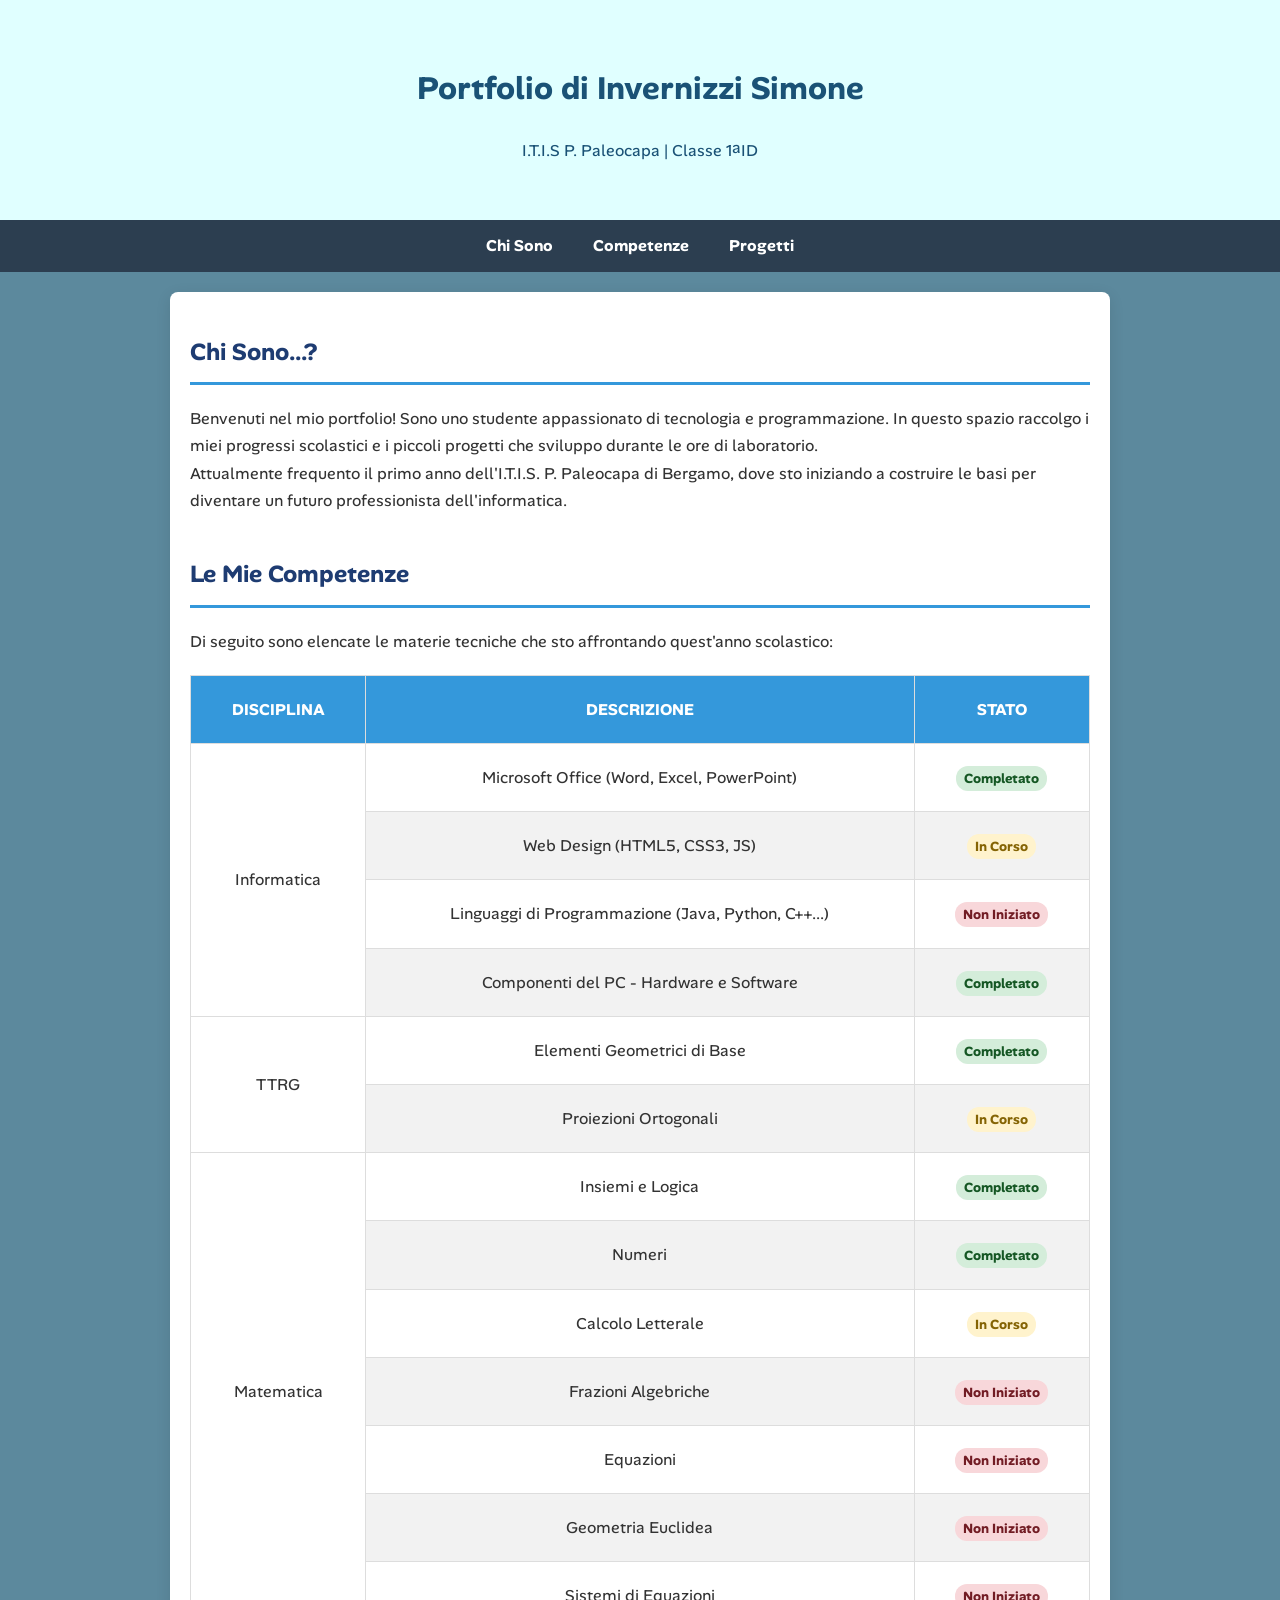
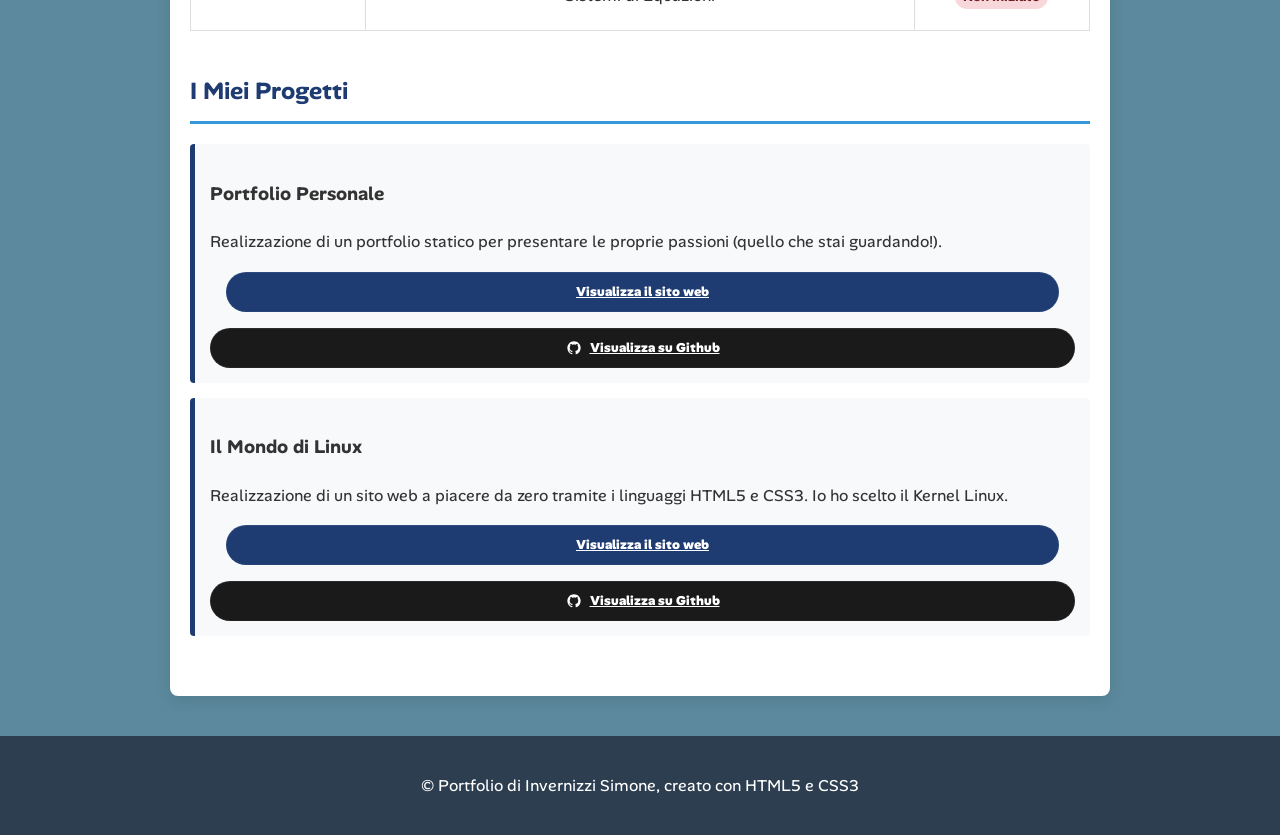
<file: index.html>
<!DOCTYPE html>
<html lang="it">

<head>
    <meta charset="UTF-8">
    <title>Portfolio | Invernizzi Simone</title>
    <link rel="stylesheet" href="style.css">
    <link rel="preconnect" href="https://fonts.googleapis.com">
    <link rel="preconnect" href="https://fonts.gstatic.com" crossorigin>
    <link
        href="https://fonts.googleapis.com/css2?family=Alan+Sans:wght@300..900&family=Funnel+Sans:ital,wght@0,300..800;1,300..800&display=swap"
        rel="stylesheet">
</head>

<body>

    <header>
        <h1><a href="#">Portfolio di Invernizzi Simone</a></h1>
        <p>I.T.I.S P. Paleocapa | Classe 1ªID</p>
    </header>

    <nav>
        <ul>
            <li><a href="#profilo" class="active">Chi Sono</a></li>
            <li><a href="#competenze">Competenze</a></li>
            <li><a href="#progetti">Progetti</a></li>
        </ul>
    </nav>

    <main>
        <section id="profilo">
            <h2>Chi Sono...?</h2>
            <p>
                Benvenuti nel mio portfolio! Sono uno studente appassionato di tecnologia e programmazione. In questo
                spazio raccolgo i miei progressi scolastici e i piccoli progetti che sviluppo durante le ore di
                laboratorio.<br>
                Attualmente frequento il primo anno dell'I.T.I.S. P. Paleocapa di Bergamo, dove sto iniziando a
                costruire le basi per diventare un futuro professionista dell'informatica.
            </p>
        </section>

        <section id="competenze">
            <h2>Le Mie Competenze</h2>
            <p>Di seguito sono elencate le materie tecniche che sto affrontando quest'anno scolastico:</p>
            <table>
                <thead>
                    <tr>
                        <th>Disciplina</th>
                        <th>Descrizione</th>
                        <th>Stato</th>
                    </tr>
                </thead>
                <tbody>
                    <tr>
                        <td rowspan="4">Informatica</td>
                        <td>Microsoft Office (Word, Excel, PowerPoint)</td>
                        <td><span class="completato">Completato</span></td>
                    </tr>
                    <tr>
                        <td>Web Design (HTML5, CSS3, JS)</td>
                        <td><span class="incorso">In Corso</span></td>
                    </tr>
                    <tr>
                        <td>Linguaggi di Programmazione (Java, Python, C++...)</td>
                        <td><span class="noniniziato">Non Iniziato</span></td>
                    </tr>
                    <tr>
                        <td>Componenti del PC - Hardware e Software</td>
                        <td><span class="completato">Completato</span></td>
                    </tr>
                    <tr>
                        <td rowspan="2">TTRG</td>
                        <td>Elementi Geometrici di Base</td>
                        <td><span class="completato">Completato</span></td>
                    </tr>
                    <tr>
                        <td>Proiezioni Ortogonali</td>
                        <td><span class="incorso">In Corso</span></td>
                    </tr>
                    <tr>
                        <td rowspan="7">Matematica</td>
                        <td>Insiemi e Logica</td>
                        <td><span class="completato">Completato</span></td>
                    </tr>
                    <tr>
                        <td>Numeri</td>
                        <td><span class="completato">Completato</span></td>
                    </tr>
                    <tr>
                        <td>Calcolo Letterale</td>
                        <td><span class="incorso">In Corso</span></td>
                    </tr>
                    <tr>
                        <td>Frazioni Algebriche</td>
                        <td><span class="noniniziato">Non Iniziato</span></td>
                    </tr>
                    <tr>
                        <td>Equazioni</td>
                        <td><span class="noniniziato">Non Iniziato</span></td>
                    </tr>
                    <tr>
                        <td>Geometria Euclidea</td>
                        <td><span class="noniniziato">Non Iniziato</span></td>
                    </tr>
                    <tr>
                        <td>Sistemi di Equazioni</td>
                        <td><span class="noniniziato">Non Iniziato</span></td>
                    </tr>
                </tbody>
            </table>
        </section>

        <section id="progetti">
            <h2>I Miei Progetti</h2>
            <div class="card-progetto">
                <h3>Portfolio Personale</h3>
                <p>Realizzazione di un portfolio statico per presentare le proprie passioni (quello che stai
                    guardando!).</p>
                <a href="https://invernizzisimonestudente-maker.github.io/portfolio/" class="btn-link" target="_blank">
                    <span>Visualizza il sito web</span>
                </a>
                <!-- From Uiverse.io by Creatlydev -->
                <a href="https://github.com/invernizzisimonestudente-maker/portfolio/" class="btn-github"
                    target="_blank">
                    <svg width="16" height="16" viewBox="0 0 16 16" fill="none" xmlns="http://www.w3.org/2000/svg">
                        <path
                            d="M7.99992 1.33331C7.12444 1.33331 6.25753 1.50575 5.4487 1.84078C4.63986 2.17581 3.90493 2.66688 3.28587 3.28593C2.03563 4.53618 1.33325 6.23187 1.33325 7.99998C1.33325 10.9466 3.24659 13.4466 5.89325 14.3333C6.22659 14.3866 6.33325 14.18 6.33325 14C6.33325 13.8466 6.33325 13.4266 6.33325 12.8733C4.48659 13.2733 4.09325 11.98 4.09325 11.98C3.78659 11.2066 3.35325 11 3.35325 11C2.74659 10.5866 3.39992 10.6 3.39992 10.6C4.06659 10.6466 4.41992 11.2866 4.41992 11.2866C4.99992 12.3 5.97992 12 6.35992 11.84C6.41992 11.4066 6.59325 11.1133 6.77992 10.9466C5.29992 10.78 3.74659 10.2066 3.74659 7.66665C3.74659 6.92665 3.99992 6.33331 4.43325 5.85998C4.36659 5.69331 4.13325 4.99998 4.49992 4.09998C4.49992 4.09998 5.05992 3.91998 6.33325 4.77998C6.85992 4.63331 7.43325 4.55998 7.99992 4.55998C8.56659 4.55998 9.13992 4.63331 9.66659 4.77998C10.9399 3.91998 11.4999 4.09998 11.4999 4.09998C11.8666 4.99998 11.6333 5.69331 11.5666 5.85998C11.9999 6.33331 12.2533 6.92665 12.2533 7.66665C12.2533 10.2133 10.6933 10.7733 9.20659 10.94C9.44659 11.1466 9.66659 11.5533 9.66659 12.1733C9.66659 13.0666 9.66659 13.7866 9.66659 14C9.66659 14.18 9.77325 14.3933 10.1133 14.3333C12.7599 13.44 14.6666 10.9466 14.6666 7.99998C14.6666 7.1245 14.4941 6.25759 14.1591 5.44876C13.8241 4.63992 13.333 3.90499 12.714 3.28593C12.0949 2.66688 11.36 2.17581 10.5511 1.84078C9.7423 1.50575 8.8754 1.33331 7.99992 1.33331V1.33331Z"
                            fill="currentcolor"></path>
                    </svg>
                    <span>Visualizza su Github</span>
                </a>
            </div>
            <div class="card-progetto">
                <h3>Il Mondo di Linux</h3>
                <p>Realizzazione di un sito web a piacere da zero tramite i linguaggi HTML5 e CSS3. Io ho scelto il Kernel Linux.</p>
                <a href="https://ilmondodilinux.netlify.app/" class="btn-link" target="_blank">
                    <span>Visualizza il sito web</span>
                </a>
                <!-- From Uiverse.io by Creatlydev -->
                <a href="https://github.com/invernizzisimonestudente-maker/ilmondodilinux" class="btn-github"
                    target="_blank">
                    <svg width="16" height="16" viewBox="0 0 16 16" fill="none" xmlns="http://www.w3.org/2000/svg">
                        <path
                            d="M7.99992 1.33331C7.12444 1.33331 6.25753 1.50575 5.4487 1.84078C4.63986 2.17581 3.90493 2.66688 3.28587 3.28593C2.03563 4.53618 1.33325 6.23187 1.33325 7.99998C1.33325 10.9466 3.24659 13.4466 5.89325 14.3333C6.22659 14.3866 6.33325 14.18 6.33325 14C6.33325 13.8466 6.33325 13.4266 6.33325 12.8733C4.48659 13.2733 4.09325 11.98 4.09325 11.98C3.78659 11.2066 3.35325 11 3.35325 11C2.74659 10.5866 3.39992 10.6 3.39992 10.6C4.06659 10.6466 4.41992 11.2866 4.41992 11.2866C4.99992 12.3 5.97992 12 6.35992 11.84C6.41992 11.4066 6.59325 11.1133 6.77992 10.9466C5.29992 10.78 3.74659 10.2066 3.74659 7.66665C3.74659 6.92665 3.99992 6.33331 4.43325 5.85998C4.36659 5.69331 4.13325 4.99998 4.49992 4.09998C4.49992 4.09998 5.05992 3.91998 6.33325 4.77998C6.85992 4.63331 7.43325 4.55998 7.99992 4.55998C8.56659 4.55998 9.13992 4.63331 9.66659 4.77998C10.9399 3.91998 11.4999 4.09998 11.4999 4.09998C11.8666 4.99998 11.6333 5.69331 11.5666 5.85998C11.9999 6.33331 12.2533 6.92665 12.2533 7.66665C12.2533 10.2133 10.6933 10.7733 9.20659 10.94C9.44659 11.1466 9.66659 11.5533 9.66659 12.1733C9.66659 13.0666 9.66659 13.7866 9.66659 14C9.66659 14.18 9.77325 14.3933 10.1133 14.3333C12.7599 13.44 14.6666 10.9466 14.6666 7.99998C14.6666 7.1245 14.4941 6.25759 14.1591 5.44876C13.8241 4.63992 13.333 3.90499 12.714 3.28593C12.0949 2.66688 11.36 2.17581 10.5511 1.84078C9.7423 1.50575 8.8754 1.33331 7.99992 1.33331V1.33331Z"
                            fill="currentcolor"></path>
                    </svg>
                    <span>Visualizza su Github</span>
                </a>
            </div>
        </section>
    </main>

    <footer>
        <p><a href="#">&copy; Portfolio di Invernizzi Simone</a>, creato con HTML5 e CSS3</p>
    </footer>

</body>

</html>
</file>
<file: style.css>
body {
    font-family: 'Alan Sans';
    line-height: 1.7;
    margin: 0;
    padding: 0;
    background-color:#5c899d;
    color: #333;
}

header {
    background: #E0FFFF;
    color:#1a5276;
    padding: 40px 20px;
    text-align: center;
}

h1 a {
    color: inherit;
    text-decoration: none;
}

h1 a:hover {
    color: inherit;
}

p a {
    color: inherit;
    text-decoration: none;
}

p a:hover {
    color: inherit;
}

nav {
    background: #2c3e50;
    padding: 12px 30px;
    position: sticky;
    top: 0;
    z-index: 1000;
    display: flex;
    align-items: center;
    justify-content: center;
}

nav ul {
    list-style: none;
    margin: 0;
    padding: 0;
    display: flex;
    gap: 10px;
}

nav ul li {
    display: inline;
}

nav a {
    color: white;
    text-decoration: none;
    margin: 0 15px;
    font-weight: bold;
    transition: color 0.3s;
}

nav a:hover {
    color: #3498db;
}

.nav-logo {
    font-size: 1.1rem;
    font-weight: 800;
    letter-spacing: 0.5px;
    margin: 0;
}

        main {
    max-width: 900px;
    margin: 20px auto;
    padding: 20px;
    background: white;
    box-shadow: 0 4px 15px rgba(0,0,0,0.1);
    border-radius: 8px;
}

section {
    margin-bottom: 40px;
}

h2 {
    color: #1e3c72;
    border-bottom: 3px solid #3498db;
    padding-bottom: 10px;
}

/* Stile Tabella */
table {
    width: 100%;
    border-collapse: collapse;
    margin-top: 20px;
    background-color: #fff;
}

table th, table td {
    padding: 20px;
    text-align: center;
    border: 1px solid #ddd;
}

table th {
    background-color: #3498db;
    color: white;
    text-transform: uppercase;
}

table tr:nth-child(even) {
    background-color: #f2f2f2;
}

table tr:hover {
    background-color: #e9f7ff;
}

/* Stile Progetti */
.card-progetto {
    background: #f8f9fa;
    border-left: 5px solid #1e3c72;
    padding: 15px;
    margin: 15px 0;
    border-radius: 4px;
}

footer {
    text-align: center;
    padding: 20px;
    background: #2c3e50;
    color: white;
    margin-top: 40px;
}

/* Badge per la tabella */
.completato {
    padding: 4px 8px;
    border-radius: 12px;
    font-size: 0.85rem;
    font-weight: bold;
    background: #d4edda;
    color: #155724;
}

.incorso {
    padding: 4px 8px;
    border-radius: 12px;
    font-size: 0.85rem;
    font-weight: bold;
    background: #fff3cd;
    color: #856404;
}

.noniniziato {
    padding: 4px 8px;
    border-radius: 12px;
    font-size: 0.85rem;
    font-weight: bold;
    background: #f8d7da;
    color: #721c24;
}

.paragrafot {
    text-align: left;
}

/* From Uiverse.io by Creatlydev */ 
.btn-github {
    cursor: pointer;
    display: flex;
    gap: 0.5rem;
    border: none;

    transition: all 0.5s cubic-bezier(0.165, 0.84, 0.44, 1);
    border-radius: 100px;
    font-weight: 800;
    place-content: center;

    padding: 0.75rem 1rem;
    font-size: 0.825rem;
    line-height: 1rem;

    background-color: #1a1a1a;
    box-shadow:
        inset 0 1px 0 0 rgba(255, 255, 255, 0.04),
        inset 0 0 0 1px rgba(255, 255, 255, 0.04);
    color: #fff;
}

.btn-github:hover {
    box-shadow:
        inset 0 1px 0 0 rgba(255, 255, 255, 0.08),
        inset 0 0 0 1px rgba(255, 255, 255, 0.08);
    color: #3498db;
    transform: translate(0, -0.25rem);
    background-color: #2a2a2a;
}

.btn-link {
    cursor: pointer;
    display: flex;
    gap: 0.5rem;
    border: none;

    transition: all 0.5s cubic-bezier(0.165, 0.84, 0.44, 1);
    border-radius: 100px;
    font-weight: 800;
    place-content: center;
    margin: 1rem;
    padding: 0.75rem 1rem;
    font-size: 0.825rem;
    line-height: 1rem;

    background-color: #1e3c72;
    box-shadow:
        inset 0 1px 0 0 rgba(255, 255, 255, 0.04),
        inset 0 0 0 1px rgba(255, 255, 255, 0.04);
    color: #fff;
}

.btn-link:hover {
    box-shadow:
        inset 0 1px 0 0 rgba(255, 255, 255, 0.08),
        inset 0 0 0 1px rgba(52, 152, 219, 0.2);
    color: #fff;
    transform: translate(0, -0.25rem);
    background-color: #3498db;
}
</file>
